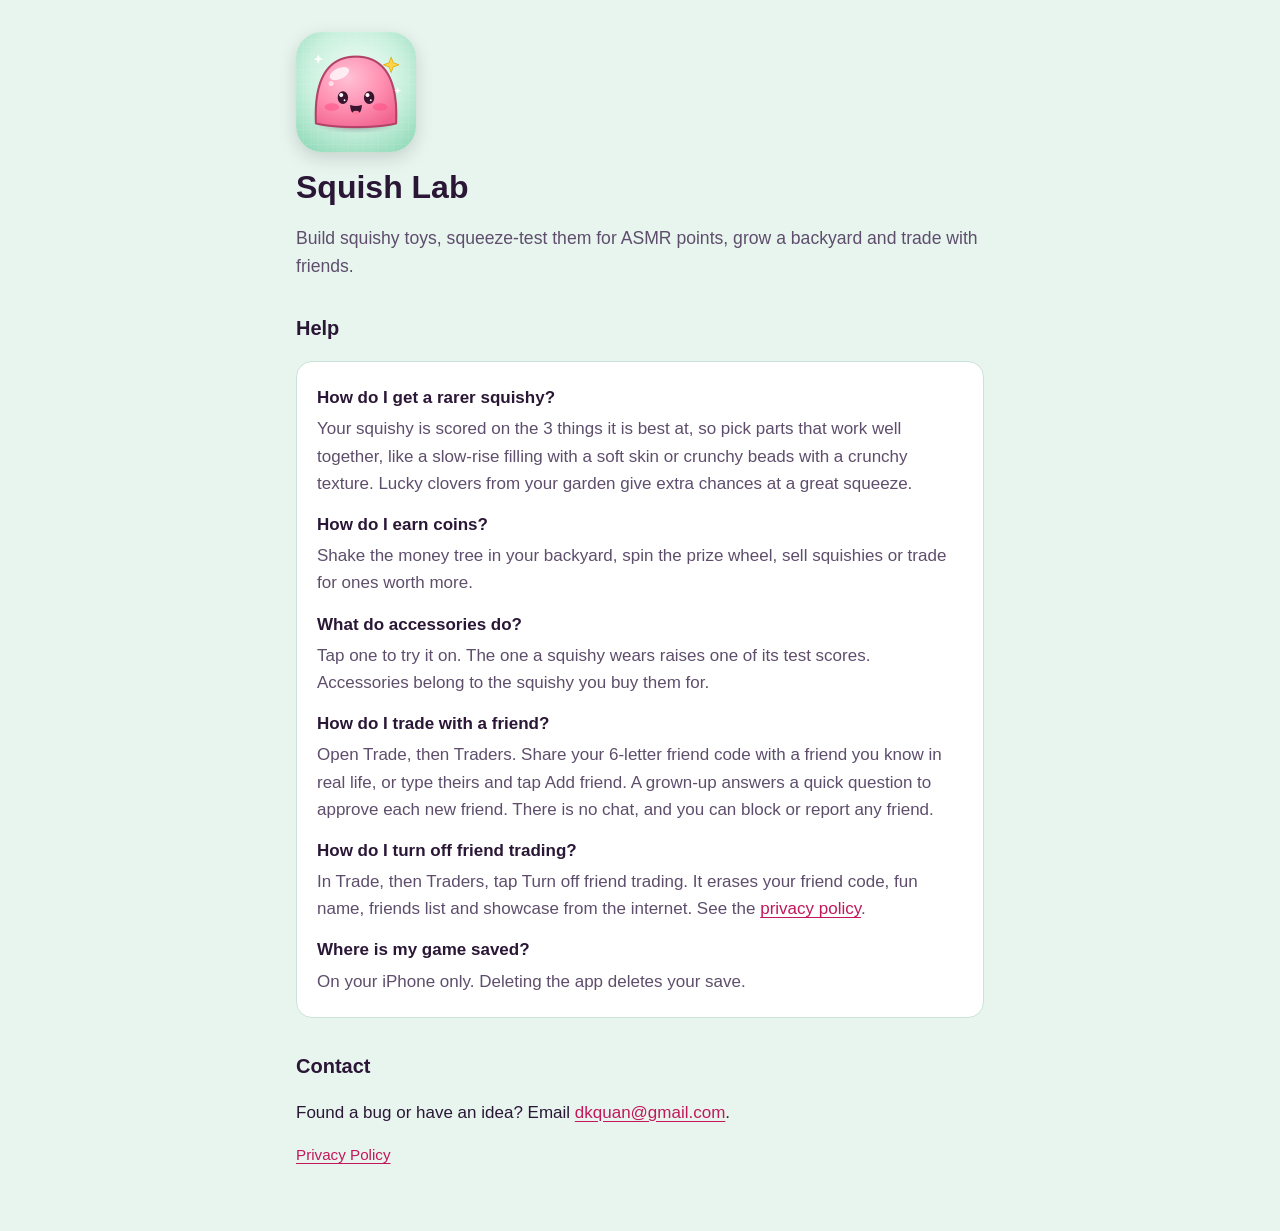
<file: index.html>
<!doctype html>
<html lang="en">
<head>
<meta charset="utf-8">
<meta name="viewport" content="width=device-width,initial-scale=1">
<title>Squish Lab Support</title>
<meta name="description" content="Help and support for Squish Lab, the squishy-making game for iPhone.">
<link rel="stylesheet" href="style.css">
</head>
<body>
<main>
  <img class="icon" src="icon.png" alt="" width="120" height="120">
  <h1>Squish Lab</h1>
  <p class="lead">Build squishy toys, squeeze-test them for ASMR points, grow a backyard and trade with friends.</p>

  <h2>Help</h2>
  <dl>
    <dt>How do I get a rarer squishy?</dt>
    <dd>Your squishy is scored on the 3 things it is best at, so pick parts that work well together, like a slow-rise filling with a soft skin or crunchy beads with a crunchy texture. Lucky clovers from your garden give extra chances at a great squeeze.</dd>
    <dt>How do I earn coins?</dt>
    <dd>Shake the money tree in your backyard, spin the prize wheel, sell squishies or trade for ones worth more.</dd>
    <dt>What do accessories do?</dt>
    <dd>Tap one to try it on. The one a squishy wears raises one of its test scores. Accessories belong to the squishy you buy them for.</dd>
    <dt>How do I trade with a friend?</dt>
    <dd>Open Trade, then Traders. Share your 6-letter friend code with a friend you know in real life, or type theirs and tap Add friend. A grown-up answers a quick question to approve each new friend. There is no chat, and you can block or report any friend.</dd>
    <dt>How do I turn off friend trading?</dt>
    <dd>In Trade, then Traders, tap Turn off friend trading. It erases your friend code, fun name, friends list and showcase from the internet. See the <a href="privacy.html">privacy policy</a>.</dd>
    <dt>Where is my game saved?</dt>
    <dd>On your iPhone only. Deleting the app deletes your save.</dd>
  </dl>

  <h2>Contact</h2>
  <p>Found a bug or have an idea? Email <a href="mailto:dkquan@gmail.com">dkquan@gmail.com</a>.</p>

  <p class="foot"><a href="privacy.html">Privacy Policy</a></p>
</main>
</body>
</html>
</file>
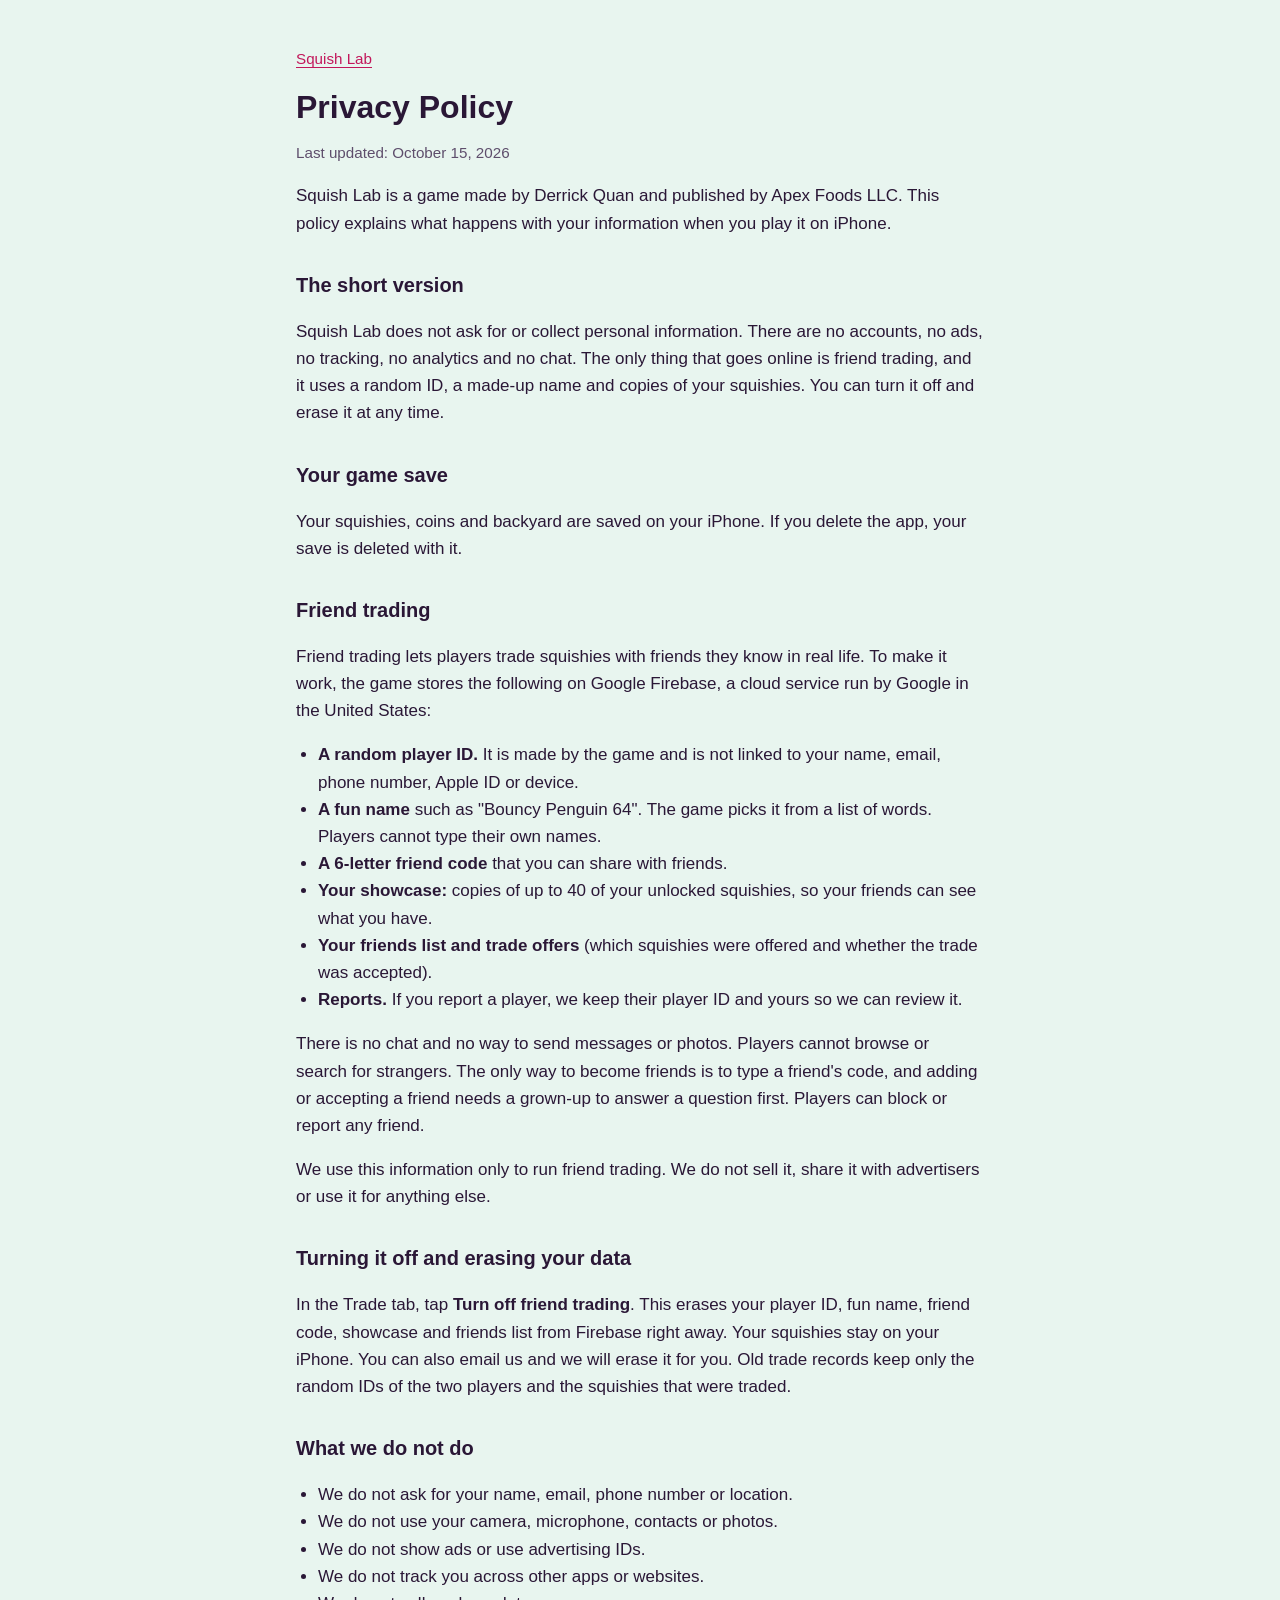
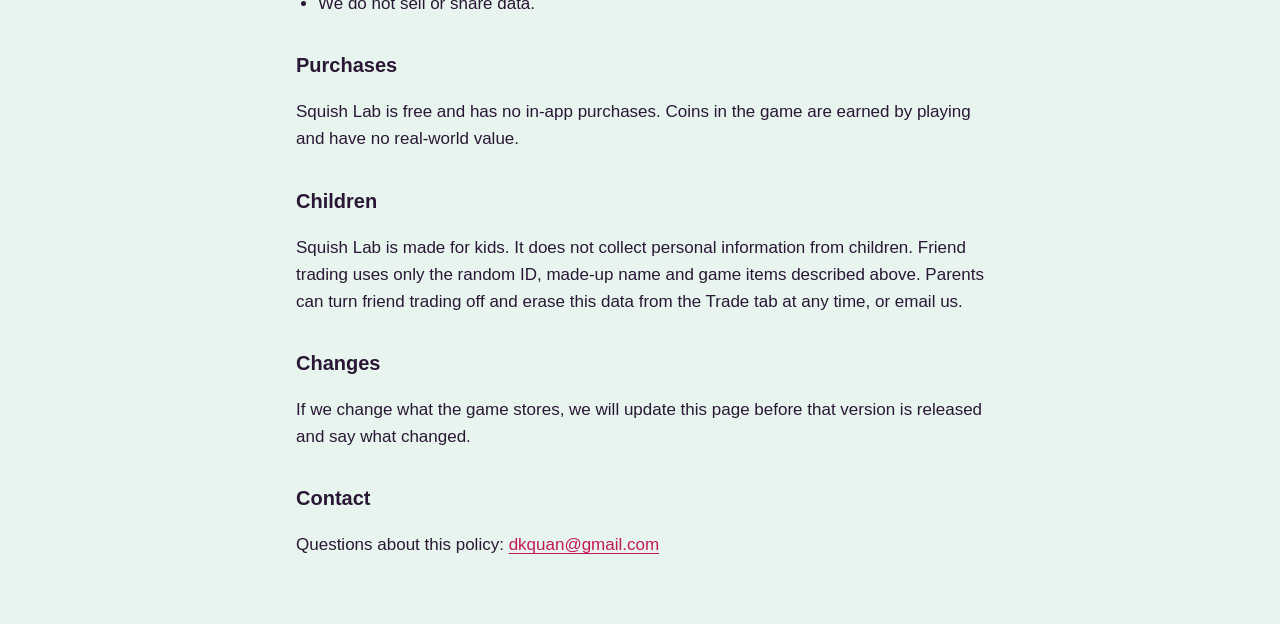
<file: privacy.html>
<!doctype html>
<html lang="en">
<head>
<meta charset="utf-8">
<meta name="viewport" content="width=device-width,initial-scale=1">
<title>Squish Lab Privacy Policy</title>
<meta name="description" content="Privacy policy for the Squish Lab iPhone game. Squish Lab collects no personal information.">
<link rel="stylesheet" href="style.css">
</head>
<body>
<main>
  <p class="back"><a href="index.html">Squish Lab</a></p>
  <h1>Privacy Policy</h1>
  <p class="date">Last updated: October 15, 2026</p>

  <p>Squish Lab is a game made by Derrick Quan and published by Apex Foods LLC. This policy explains what happens with your information when you play it on iPhone.</p>

  <h2>The short version</h2>
  <p>Squish Lab does not ask for or collect personal information. There are no accounts, no ads, no tracking, no analytics and no chat. The only thing that goes online is friend trading, and it uses a random ID, a made-up name and copies of your squishies. You can turn it off and erase it at any time.</p>

  <h2>Your game save</h2>
  <p>Your squishies, coins and backyard are saved on your iPhone. If you delete the app, your save is deleted with it.</p>

  <h2>Friend trading</h2>
  <p>Friend trading lets players trade squishies with friends they know in real life. To make it work, the game stores the following on Google Firebase, a cloud service run by Google in the United States:</p>
  <ul>
    <li><strong>A random player ID.</strong> It is made by the game and is not linked to your name, email, phone number, Apple ID or device.</li>
    <li><strong>A fun name</strong> such as "Bouncy Penguin 64". The game picks it from a list of words. Players cannot type their own names.</li>
    <li><strong>A 6-letter friend code</strong> that you can share with friends.</li>
    <li><strong>Your showcase:</strong> copies of up to 40 of your unlocked squishies, so your friends can see what you have.</li>
    <li><strong>Your friends list and trade offers</strong> (which squishies were offered and whether the trade was accepted).</li>
    <li><strong>Reports.</strong> If you report a player, we keep their player ID and yours so we can review it.</li>
  </ul>
  <p>There is no chat and no way to send messages or photos. Players cannot browse or search for strangers. The only way to become friends is to type a friend's code, and adding or accepting a friend needs a grown-up to answer a question first. Players can block or report any friend.</p>
  <p>We use this information only to run friend trading. We do not sell it, share it with advertisers or use it for anything else.</p>

  <h2>Turning it off and erasing your data</h2>
  <p>In the Trade tab, tap <strong>Turn off friend trading</strong>. This erases your player ID, fun name, friend code, showcase and friends list from Firebase right away. Your squishies stay on your iPhone. You can also email us and we will erase it for you. Old trade records keep only the random IDs of the two players and the squishies that were traded.</p>

  <h2>What we do not do</h2>
  <ul>
    <li>We do not ask for your name, email, phone number or location.</li>
    <li>We do not use your camera, microphone, contacts or photos.</li>
    <li>We do not show ads or use advertising IDs.</li>
    <li>We do not track you across other apps or websites.</li>
    <li>We do not sell or share data.</li>
  </ul>

  <h2>Purchases</h2>
  <p>Squish Lab is free and has no in-app purchases. Coins in the game are earned by playing and have no real-world value.</p>

  <h2>Children</h2>
  <p>Squish Lab is made for kids. It does not collect personal information from children. Friend trading uses only the random ID, made-up name and game items described above. Parents can turn friend trading off and erase this data from the Trade tab at any time, or email us.</p>

  <h2>Changes</h2>
  <p>If we change what the game stores, we will update this page before that version is released and say what changed.</p>

  <h2>Contact</h2>
  <p>Questions about this policy: <a href="mailto:dkquan@gmail.com">dkquan@gmail.com</a></p>
</main>
</body>
</html>
</file>
<file: style.css>
:root{--bg:#E8F5EF;--surface:#fff;--ink:#2A1736;--muted:#5E4E6C;--accent:#C2185B;--line:#CBE2D8}
@media (prefers-color-scheme:dark){:root{--bg:#1A1222;--surface:#241A2E;--ink:#F5EEFC;--muted:#C3B4D2;--accent:#FF8FB1;--line:#3A2C4B}}
*{box-sizing:border-box}
body{margin:0;background:var(--bg);color:var(--ink);font:17px/1.6 -apple-system,BlinkMacSystemFont,"Segoe UI",Roboto,sans-serif}
main{max-width:720px;margin:0 auto;padding:32px 16px 48px}
main>*{max-width:100%}
.icon{display:block;border-radius:26px;box-shadow:0 6px 18px rgba(0,0,0,.15)}
h1{font-size:2rem;line-height:1.2;margin:16px 0 8px}
h2{font-size:1.25rem;margin:32px 0 8px}
.lead{font-size:1.1rem;color:var(--muted)}
.date,.back,.foot{color:var(--muted);font-size:.95rem}
a{color:var(--accent);text-underline-offset:3px}
a:focus-visible{outline:3px solid var(--accent);outline-offset:2px;border-radius:4px}
dl{background:var(--surface);border:1px solid var(--line);border-radius:16px;padding:8px 20px}
dt{font-weight:700;margin-top:14px}
dd{margin:4px 0 14px;color:var(--muted)}
ul{padding-left:22px}
</file>
